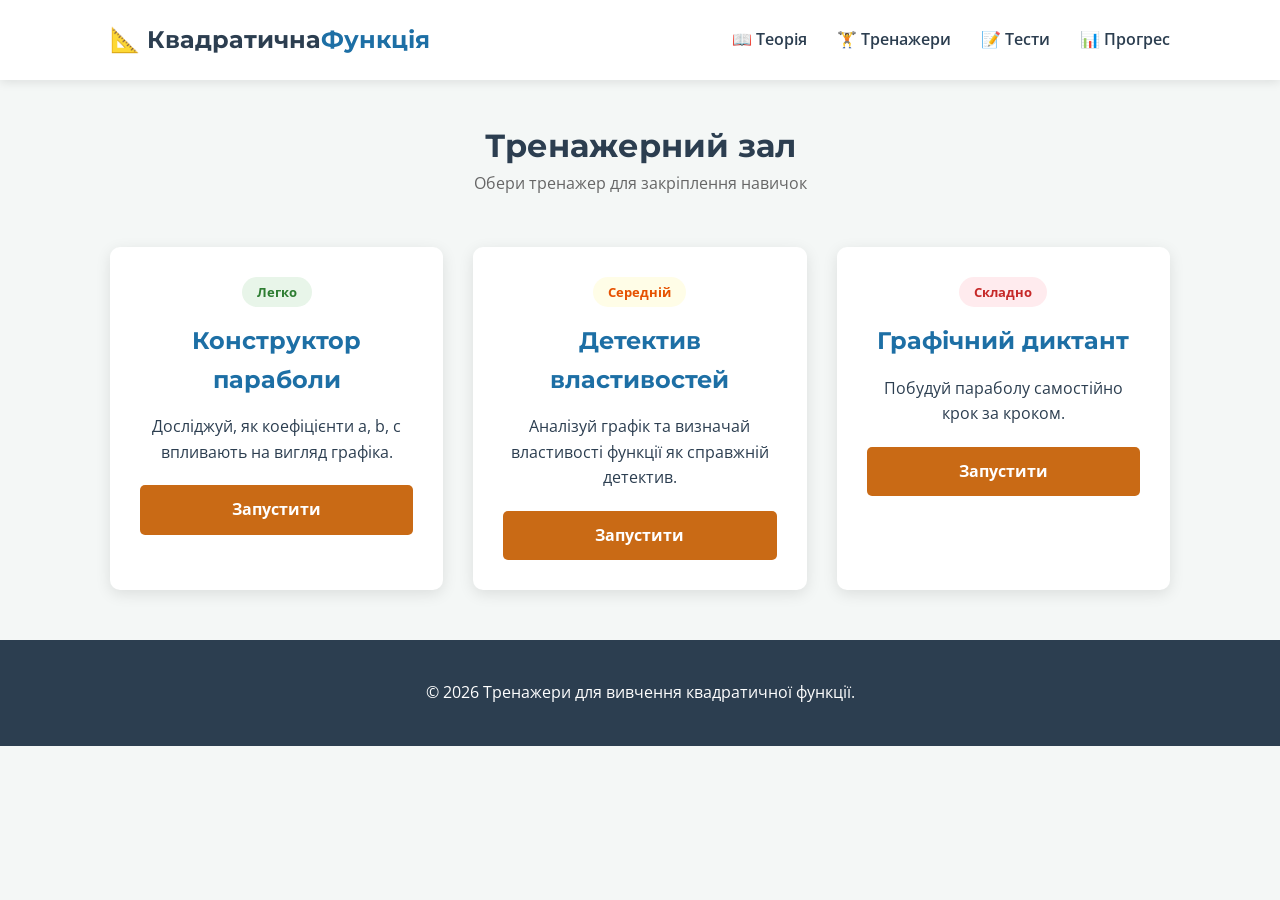
<file: practice/index.html>
<!DOCTYPE html>
<html lang="uk">
<head>
    <meta charset="UTF-8">
    <meta name="viewport" content="width=device-width, initial-scale=1.0">
    <meta name="description" content="Інтерактивні тренажери для вивчення квадратичної функції: конструктор, детектив, диктант.">
    <title>Тренажери | Квадратична функція</title>
    <link rel="preconnect" href="https://fonts.googleapis.com">
    <link rel="preconnect" href="https://fonts.gstatic.com" crossorigin>
    <link href="https://fonts.googleapis.com/css2?family=Montserrat:wght@400;700&family=Open+Sans:wght@400;600&display=swap" rel="stylesheet">
    <link rel="stylesheet" href="../styles/main.css">
    <style>
        .practice-grid {
            display: grid;
            grid-template-columns: repeat(auto-fit, minmax(300px, 1fr));
            gap: 30px;
            padding: 50px 0;
        }
        .trainer-card {
            background: white;
            padding: 30px;
            border-radius: 10px;
            box-shadow: 0 4px 15px rgba(0,0,0,0.1);
            text-align: center;
        }
        .trainer-card h2 { margin-bottom: 15px; color: var(--secondary-color); }
        .badge {
            display: inline-block;
            padding: 5px 15px;
            border-radius: 20px;
            font-size: 0.8rem;
            font-weight: 700;
            margin-bottom: 15px;
        }
        .badge-green { background: #e8f5e9; color: #2e7d32; }
        .badge-yellow { background: #fffde7; color: #e65100; }
        .badge-red { background: #ffebee; color: #c62828; }
    </style>
</head>
<body>
    <header>
        <nav class="container">
            <div class="logo">
                <a href="../index.html">📐 Квадратична<span>Функція</span></a>
            </div>
            <ul class="nav-links">
                <li><a href="../theory/index.html">📖 Теорія</a></li>
                <li><a href="index.html" class="active">🏋️ Тренажери</a></li>
                <li><a href="../tests/index.html">📝 Тести</a></li>
                <li><a href="../index.html#progress">📊 Прогрес</a></li>
            </ul>
        </nav>
    </header>

    <main class="container">
        <h1 style="margin-top: 40px; text-align: center;">Тренажерний зал</h1>
        <p style="text-align: center; color: #666;">Обери тренажер для закріплення навичок</p>

        <div class="practice-grid">
            <div class="trainer-card">
                <span class="badge badge-green">Легко</span>
                <h2>Конструктор параболи</h2>
                <p>Досліджуй, як коефіцієнти a, b, c впливають на вигляд графіка.</p>
                <a href="constructor.html" class="btn btn-primary" style="display: block; margin-top: 20px;">Запустити</a>
            </div>
            <div class="trainer-card">
                <span class="badge badge-yellow">Середній</span>
                <h2>Детектив властивостей</h2>
                <p>Аналізуй графік та визначай властивості функції як справжній детектив.</p>
                <a href="detective.html" class="btn btn-primary" style="display: block; margin-top: 20px;">Запустити</a>
            </div>
            <div class="trainer-card">
                <span class="badge badge-red">Складно</span>
                <h2>Графічний диктант</h2>
                <p>Побудуй параболу самостійно крок за кроком.</p>
                <a href="dictation.html" class="btn btn-primary" style="display: block; margin-top: 20px;">Запустити</a>
            </div>
        </div>
    </main>

    <footer>
        <div class="container">
            <p>&copy; 2026 Тренажери для вивчення квадратичної функції.</p>
        </div>
    </footer>

    <script src="../scripts/main.js"></script>
</body>
</html>
</file>
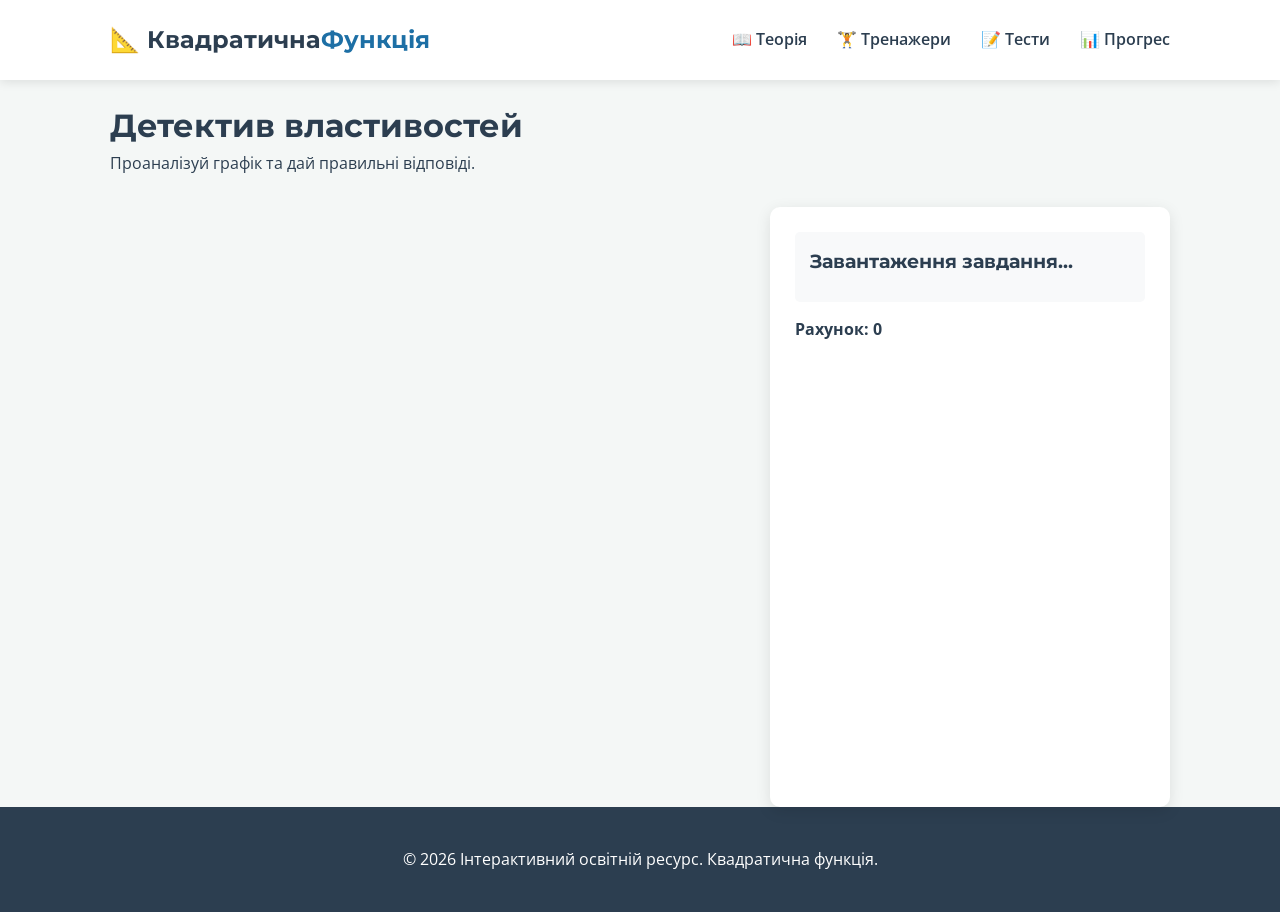
<file: practice/detective.html>
<!DOCTYPE html>
<html lang="uk">
<head>
    <meta charset="UTF-8">
    <meta name="viewport" content="width=device-width, initial-scale=1.0">
    <meta name="description" content="Детектив властивостей: аналізуй графік параболи та визначай її властивості.">
    <title>Детектив властивостей | Тренажер</title>
    <link rel="preconnect" href="https://fonts.googleapis.com">
    <link rel="preconnect" href="https://fonts.gstatic.com" crossorigin>
    <link href="https://fonts.googleapis.com/css2?family=Montserrat:wght@400;700&family=Open+Sans:wght@400;600&display=swap" rel="stylesheet">
    <link rel="stylesheet" href="../styles/main.css">
    <script src="https://www.desmos.com/api/v1.9/calculator.js?apiKey=dCb31709b45247a7861503a1d66881d2"></script>
    <style>
        .detective-container {
            display: grid;
            grid-template-columns: 1fr 400px;
            gap: 30px;
            margin-top: 30px;
            height: 600px;
        }
        .quest-panel {
            background: white;
            padding: 25px;
            border-radius: 10px;
            box-shadow: 0 4px 15px rgba(0,0,0,0.1);
            display: flex;
            flex-direction: column;
            gap: 15px;
        }
        #calculator { width: 100%; height: 100%; border-radius: 10px; }
        .question { padding: 15px; background: #f8f9fa; border-radius: 5px; }
        .options { display: grid; grid-template-columns: 1fr 1fr; gap: 10px; margin-top: 10px; }
        .option-btn {
            padding: 10px;
            border: 1px solid #ddd;
            background: white;
            cursor: pointer;
            border-radius: 5px;
            transition: all 0.2s;
        }
        .option-btn:hover { background: #e3f2fd; }
        .correct { background: #4caf50 !important; color: white; border-color: #4caf50; }
        .wrong { background: #f44336 !important; color: white; border-color: #f44336; }
        @media (max-width: 768px) {
            .detective-container {
                grid-template-columns: 1fr;
                height: auto;
            }
            #calculator {
                height: 400px;
            }
            .quest-panel {
                padding: 15px;
            }
            .options {
                grid-template-columns: 1fr;
            }
        }
    </style>
</head>
<body>
    <header>
        <nav class="container">
            <div class="logo">
                <a href="../index.html">📐 Квадратична<span>Функція</span></a>
            </div>
            <ul class="nav-links">
                <li><a href="../theory/index.html">📖 Теорія</a></li>
                <li><a href="index.html" class="active">🏋️ Тренажери</a></li>
                <li><a href="../tests/index.html">📝 Тести</a></li>
                <li><a href="../index.html#progress">📊 Прогрес</a></li>
            </ul>
        </nav>
    </header>

    <main class="container">
        <h1 style="margin-top: 20px;">Детектив властивостей</h1>
        <p>Проаналізуй графік та дай правильні відповіді.</p>

        <div class="detective-container">
            <div id="calculator"></div>
            <div class="quest-panel">
                <div id="quest-box" class="question">
                    <h3 id="question-text">Завантаження завдання...</h3>
                    <div id="options-box" class="options"></div>
                </div>
                <div id="score" style="font-weight: 700;">Рахунок: 0</div>
                <button class="btn btn-secondary" onclick="nextQuestion()">Пропустити</button>
                <a href="index.html" class="btn btn-secondary" style="text-align: center;">Назад</a>
            </div>
        </div>
    </main>

    <script>
        const elt = document.getElementById('calculator');
        const calculator = Desmos.GraphingCalculator(elt, {
            expressions: false,
            settingsMenu: false,
            zoomButtons: true,
            lockViewport: true
        });

        let score = 0;
        let currentAns = "";
        let transitioning = false;

        function formatQuadraticDetective(a, b, c) {
            let latex = 'y=';
            if (a === 1) latex += 'x^2';
            else if (a === -1) latex += '-x^2';
            else latex += `${a}x^2`;
            if (b !== 0) {
                if (b > 0) latex += '+';
                if (b === 1) latex += 'x';
                else if (b === -1) latex += '-x';
                else latex += `${b}x`;
            }
            if (c !== 0) {
                if (c > 0) latex += '+';
                latex += `${c}`;
            }
            return latex;
        }

        const questions = [
            {
                type: 'direction',
                text: 'Куди спрямовані гілки цієї параболи?',
                func: () => {
                    const a = Math.random() > 0.5 ? 1 : -1;
                    const scale = Math.floor(Math.random() * 3) + 1;
                    const c = Math.floor(Math.random() * 5) - 2;
                    return { latex: formatQuadraticDetective(a * scale, 0, c), ans: a > 0 ? 'Вгору' : 'Вниз', options: ['Вгору', 'Вниз'] };
                }
            },
            {
                type: 'roots',
                text: 'Скільки нулів має ця функція?',
                func: () => {
                    const type = Math.floor(Math.random() * 3);
                    let a, b, c;
                    if (type === 0) {
                        a = 1; b = 0; c = Math.floor(Math.random() * 4) + 1;
                    } else if (type === 1) {
                        const root = Math.floor(Math.random() * 7) - 3;
                        a = 1; b = -2 * root; c = root * root;
                    } else {
                        const r1 = Math.floor(Math.random() * 7) - 3;
                        const r2 = Math.floor(Math.random() * 7) - 3;
                        a = 1; b = -(r1 + r2); c = r1 * r2;
                    }
                    const latex = formatQuadraticDetective(a, b, c);
                    const ans = type === 0 ? '0' : type === 1 ? '1' : '2';
                    return { latex, ans, options: ['0', '1', '2', 'Безліч'] };
                }
            },
            {
                type: 'vertex',
                text: 'Яка абсциса (x₀) вершини?',
                func: () => {
                    const x0 = Math.floor(Math.random() * 7) - 3;
                    let latex;
                    if (x0 === 0) latex = 'y=x^2';
                    else if (x0 > 0) latex = `y=(x-${x0})^2`;
                    else latex = `y=(x+${Math.abs(x0)})^2`;
                    const optSet = new Set([x0.toString()]);
                    let offset = 1;
                    while (optSet.size < 4) {
                        optSet.add((x0 + offset).toString());
                        optSet.add((x0 - offset).toString());
                        offset++;
                    }
                    const options = [...optSet].slice(0, 4);
                    return { latex, ans: x0.toString(), options };
                }
            }
        ];

        function nextQuestion() {
            transitioning = false;
            const q = questions[Math.floor(Math.random() * questions.length)];
            const data = q.func();

            document.getElementById('question-text').textContent = q.text;
            calculator.setExpression({ id: 'g', latex: data.latex, color: Desmos.Colors.BLUE });

            const optionsBox = document.getElementById('options-box');
            while (optionsBox.firstChild) optionsBox.removeChild(optionsBox.firstChild);
            currentAns = data.ans;

            data.options.forEach(opt => {
                const btn = document.createElement('button');
                btn.className = 'option-btn';
                btn.textContent = opt;
                btn.onclick = () => checkAns(btn, opt);
                optionsBox.appendChild(btn);
            });
        }

        function checkAns(btn, val) {
            if (transitioning) return;
            if (val == currentAns) {
                btn.classList.add('correct');
                score++;
                transitioning = true;
                document.getElementById('score').textContent = `Рахунок: ${score}`;
                document.querySelectorAll('.option-btn').forEach(b => b.style.pointerEvents = 'none');
                setTimeout(() => {
                    transitioning = false;
                    nextQuestion();
                }, 1000);
            } else {
                btn.classList.add('wrong');
                btn.style.pointerEvents = 'none';
            }
        }

        nextQuestion();
    </script>
    <footer>
        <div class="container">
            <p>&copy; 2026 Інтерактивний освітній ресурс. Квадратична функція.</p>
        </div>
    </footer>
</body>
</html>
</file>
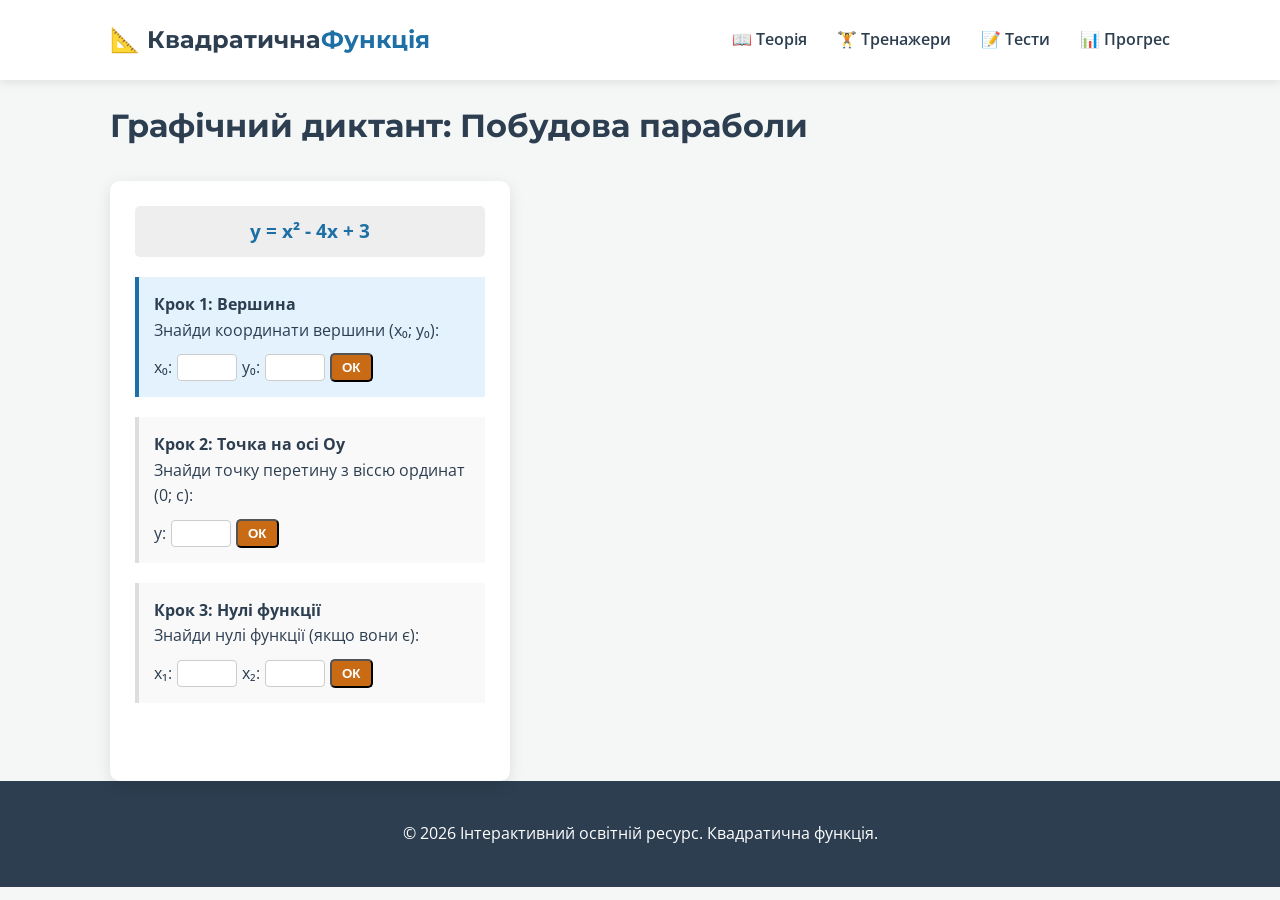
<file: practice/dictation.html>
<!DOCTYPE html>
<html lang="uk">
<head>
    <meta charset="UTF-8">
    <meta name="viewport" content="width=device-width, initial-scale=1.0">
    <meta name="description" content="Графічний диктант: побудуй параболу крок за кроком, знаходячи вершину та нулі функції.">
    <title>Графічний диктант | Тренажер</title>
    <link rel="preconnect" href="https://fonts.googleapis.com">
    <link rel="preconnect" href="https://fonts.gstatic.com" crossorigin>
    <link href="https://fonts.googleapis.com/css2?family=Montserrat:wght@400;700&family=Open+Sans:wght@400;600&display=swap" rel="stylesheet">
    <link rel="stylesheet" href="../styles/main.css">
    <script src="https://www.desmos.com/api/v1.9/calculator.js?apiKey=dCb31709b45247a7861503a1d66881d2"></script>
    <style>
        .sr-only {
            position: absolute;
            width: 1px;
            height: 1px;
            padding: 0;
            margin: -1px;
            overflow: hidden;
            clip: rect(0, 0, 0, 0);
            white-space: nowrap;
            border: 0;
        }
        .dictation-container {
            display: grid;
            grid-template-columns: 400px 1fr;
            gap: 30px;
            margin-top: 30px;
            height: 600px;
        }
        .task-panel {
            background: white;
            padding: 25px;
            border-radius: 10px;
            box-shadow: 0 4px 15px rgba(0,0,0,0.1);
            display: flex;
            flex-direction: column;
            gap: 20px;
            overflow-y: auto;
        }
        #calculator { width: 100%; height: 100%; border-radius: 10px; }
        .step {
            padding: 15px;
            border-left: 4px solid #ddd;
            background: #f9f9f9;
            transition: all 0.3s;
        }
        .step.active { border-left-color: var(--secondary-color); background: #e3f2fd; }
        .step.success { border-left-color: #4caf50; background: #e8f5e9; }
        .step.error { border-left-color: #f44336; background: #ffebee; }

        .input-group { margin-top: 10px; display: flex; gap: 5px; align-items: center; }
        .input-group input { width: 60px; padding: 5px; border: 1px solid #ccc; border-radius: 4px; }

        #message { font-weight: 700; margin-top: 10px; min-height: 1.5em; }

        @media (max-width: 768px) {
            .dictation-container {
                grid-template-columns: 1fr;
                height: auto;
            }
            #calculator {
                height: 400px;
            }
            .task-panel {
                padding: 15px;
            }
        }
    </style>
</head>
<body>
    <header>
        <nav class="container">
            <div class="logo">
                <a href="../index.html">📐 Квадратична<span>Функція</span></a>
            </div>
            <ul class="nav-links">
                <li><a href="../theory/index.html">📖 Теорія</a></li>
                <li><a href="index.html" class="active">🏋️ Тренажери</a></li>
                <li><a href="../tests/index.html">📝 Тести</a></li>
                <li><a href="../index.html#progress">📊 Прогрес</a></li>
            </ul>
        </nav>
    </header>

    <main class="container">
        <h1 style="margin-top: 20px;">Графічний диктант: Побудова параболи</h1>

        <div class="dictation-container">
            <div class="task-panel">
                <div id="target-function" style="font-size: 1.2rem; font-weight: 700; color: var(--secondary-color); text-align: center; padding: 10px; background: #eee; border-radius: 5px;">
                    y = x² - 4x + 3
                </div>

                <div id="step1" class="step active">
                    <strong>Крок 1: Вершина</strong>
                    <p>Знайди координати вершини (x₀; y₀):</p>
                    <div class="input-group">
                        <label for="x0-input" class="sr-only">Абсциса вершини x₀</label>
                        x₀: <input type="number" id="x0-input" step="0.1">
                        <label for="y0-input" class="sr-only">Ордината вершини y₀</label>
                        y₀: <input type="number" id="y0-input" step="0.1">
                        <button class="btn btn-primary" style="padding: 5px 10px;" onclick="checkStep1()">ОК</button>
                    </div>
                </div>

                <div id="step2" class="step">
                    <strong>Крок 2: Точка на осі Oy</strong>
                    <p>Знайди точку перетину з віссю ординат (0; c):</p>
                    <div class="input-group">
                        <label for="c-input" class="sr-only">Точка перетину з віссю Oy</label>
                        y: <input type="number" id="c-input">
                        <button class="btn btn-primary" style="padding: 5px 10px;" onclick="checkStep2()">ОК</button>
                    </div>
                </div>

                <div id="step3" class="step">
                    <strong>Крок 3: Нулі функції</strong>
                    <p>Знайди нулі функції (якщо вони є):</p>
                    <div class="input-group">
                        <label for="x1-input" class="sr-only">Перший нуль функції x₁</label>
                        x₁: <input type="number" id="x1-input">
                        <label for="x2-input" class="sr-only">Другий нуль функції x₂</label>
                        x₂: <input type="number" id="x2-input">
                        <button class="btn btn-primary" style="padding: 5px 10px;" onclick="checkStep3()">ОК</button>
                    </div>
                </div>

                <div id="message"></div>

                <button id="reset-btn" class="btn btn-secondary" onclick="generateTask()">Нове завдання</button>
                <a href="index.html" class="btn btn-secondary" style="text-align: center;">Назад</a>
            </div>
            <div id="calculator"></div>
        </div>
    </main>

    <footer>
        <div class="container">
            <p>&copy; 2026 Інтерактивний освітній ресурс. Квадратична функція.</p>
        </div>
    </footer>

    <script>
        const elt = document.getElementById('calculator');
        const calculator = Desmos.GraphingCalculator(elt, {
            expressions: false,
            settingsMenu: false,
            zoomButtons: true
        });

        let currentTask = { a: 1, b: -4, c: 3 };
        let currentStep = 1;

        function formatQuadraticDisplay(a, b, c) {
            let s = 'y = ';
            if (a === 1) s += 'x²';
            else if (a === -1) s += '-x²';
            else s += `${a}x²`;
            if (b !== 0) {
                if (b > 0) s += ' + ';
                else s += ' - ';
                if (Math.abs(b) === 1) s += 'x';
                else s += `${Math.abs(b)}x`;
            }
            if (c !== 0) {
                if (c > 0) s += ' + ';
                else s += ' - ';
                s += `${Math.abs(c)}`;
            }
            return s;
        }

        function formatQuadraticLatex(a, b, c) {
            let latex = 'y=';
            if (a === 1) latex += 'x^2';
            else if (a === -1) latex += '-x^2';
            else latex += `${a}x^2`;
            if (b !== 0) {
                if (b > 0) latex += '+';
                if (b === 1) latex += 'x';
                else if (b === -1) latex += '-x';
                else latex += `${b}x`;
            }
            if (c !== 0) {
                if (c > 0) latex += '+';
                latex += `${c}`;
            }
            return latex;
        }

        function generateTask() {
            const type = Math.floor(Math.random() * 5);
            let a, b, c;

            if (type < 3) {
                const x1 = Math.floor(Math.random() * 9) - 4;
                const x2 = Math.floor(Math.random() * 9) - 4;
                a = 1;
                b = -(x1 + x2);
                c = x1 * x2;
            } else if (type === 3) {
                const root = Math.floor(Math.random() * 7) - 3;
                a = 1;
                b = -2 * root;
                c = root * root;
            } else {
                b = Math.floor(Math.random() * 3) - 1;
                c = Math.ceil(b * b / 4) + Math.floor(Math.random() * 4) + 1;
                a = 1;
            }

            currentTask = { a, b, c };
            document.getElementById('target-function').textContent = formatQuadraticDisplay(a, b, c);

            currentStep = 1;
            document.getElementById('message').textContent = "";
            document.getElementById('message').style.color = "inherit";

            resetSteps();
            calculator.setBlank();

            document.querySelectorAll('input').forEach(i => i.value = "");
        }

        function resetSteps() {
            for (let i = 1; i <= 3; i++) {
                const s = document.getElementById('step' + i);
                s.className = 'step';
                if (i === 1) s.classList.add('active');
            }
        }

        function checkStep1() {
            if (currentStep !== 1) return;
            const x0Input = document.getElementById('x0-input');
            const y0Input = document.getElementById('y0-input');
            if (x0Input.value.trim() === '' || y0Input.value.trim() === '') {
                errorStep(1, 'Заповніть обидва поля (x₀ та y₀)');
                return;
            }
            const userX0 = parseFloat(x0Input.value);
            const userY0 = parseFloat(y0Input.value);
            if (isNaN(userX0) || isNaN(userY0)) {
                errorStep(1, 'Введіть коректні числові значення');
                return;
            }

            const trueX0 = -currentTask.b / (2 * currentTask.a);
            const trueY0 = currentTask.a * trueX0 * trueX0 + currentTask.b * trueX0 + currentTask.c;

            if (Math.abs(userX0 - trueX0) < 0.1 && Math.abs(userY0 - trueY0) < 0.1) {
                successStep(1);
                calculator.setExpression({ id: 'v', latex: `(${trueX0}, ${trueY0})`, color: Desmos.Colors.RED, label: 'Вершина' });
                nextStep();
            } else {
                errorStep(1, 'Неправильні координати вершини');
            }
        }

        function checkStep2() {
            if (currentStep !== 2) return;
            const cInput = document.getElementById('c-input');
            if (cInput.value.trim() === '') {
                errorStep(2, 'Заповніть поле');
                return;
            }
            const userC = parseFloat(cInput.value);
            if (isNaN(userC)) {
                errorStep(2, 'Введіть коректне числове значення');
                return;
            }

            if (Math.abs(userC - currentTask.c) < 0.1) {
                successStep(2);
                calculator.setExpression({ id: 'c_pt', latex: `(0, ${currentTask.c})`, color: Desmos.Colors.ORANGE, label: 'Перетин Oy' });
                nextStep();
            } else {
                errorStep(2, 'Неправильна точка перетину з Oy');
            }
        }

        function checkStep3() {
            if (currentStep !== 3) return;
            const D = currentTask.b * currentTask.b - 4 * currentTask.a * currentTask.c;

            if (D < 0) {
                const x1Input = document.getElementById('x1-input');
                const x2Input = document.getElementById('x2-input');
                if (x1Input.value.trim() === '' && x2Input.value.trim() === '') {
                    finish();
                } else {
                    errorStep(3, 'Ця функція не має нулів (D < 0). Залиште поля порожніми.');
                }
            } else if (Math.abs(D) < 0.001) {
                const x1Input = document.getElementById('x1-input');
                const x2Input = document.getElementById('x2-input');
                if (x1Input.value.trim() === '' && x2Input.value.trim() === '') {
                    errorStep(3, 'Ця функція має один нуль. Заповніть хоча б одне поле.');
                    return;
                }
                const trueX = -currentTask.b / (2 * currentTask.a);
                const userVal = parseFloat(x1Input.value.trim() !== '' ? x1Input.value : x2Input.value);
                if (!isNaN(userVal) && Math.abs(userVal - trueX) < 0.1) {
                    calculator.setExpression({ id: 'x1', latex: `(${trueX}, 0)`, color: Desmos.Colors.GREEN });
                    finish();
                } else {
                    errorStep(3, 'Неправильний нуль функції');
                }
            } else {
                const x1Input = document.getElementById('x1-input');
                const x2Input = document.getElementById('x2-input');
                if (x1Input.value.trim() === '' || x2Input.value.trim() === '') {
                    errorStep(3, 'Заповніть обидва поля для нулів функції');
                    return;
                }
                const x1 = parseFloat(x1Input.value);
                const x2 = parseFloat(x2Input.value);
                if (isNaN(x1) || isNaN(x2)) {
                    errorStep(3, 'Введіть коректні числові значення');
                    return;
                }

                const trueX1 = (-currentTask.b + Math.sqrt(D)) / (2 * currentTask.a);
                const trueX2 = (-currentTask.b - Math.sqrt(D)) / (2 * currentTask.a);

                const userRoots = [x1, x2].sort((a, b) => a - b);
                const trueRoots = [trueX1, trueX2].sort((a, b) => a - b);

                if (Math.abs(userRoots[0] - trueRoots[0]) < 0.1 && Math.abs(userRoots[1] - trueRoots[1]) < 0.1) {
                    calculator.setExpression({ id: 'x1', latex: `(${trueX1}, 0)`, color: Desmos.Colors.GREEN });
                    calculator.setExpression({ id: 'x2', latex: `(${trueX2}, 0)`, color: Desmos.Colors.GREEN });
                    finish();
                } else {
                    errorStep(3, 'Нулі функції обчислено неправильно');
                }
            }
        }

        function successStep(n) {
            const s = document.getElementById('step' + n);
            s.classList.remove('active');
            s.classList.add('success');
            document.getElementById('message').textContent = 'Чудово!';
            document.getElementById('message').style.color = 'green';
        }

        function errorStep(n, msg) {
            const s = document.getElementById('step' + n);
            s.classList.add('error');
            document.getElementById('message').textContent = msg;
            document.getElementById('message').style.color = 'red';
        }

        function nextStep() {
            currentStep++;
            const s = document.getElementById('step' + currentStep);
            if (s) s.classList.add('active');
        }

        function finish() {
            successStep(3);
            calculator.setExpression({ id: 'final', latex: formatQuadraticLatex(currentTask.a, currentTask.b, currentTask.c), color: Desmos.Colors.BLUE });
            document.getElementById('message').textContent = 'Вітаємо! Параболу побудовано!';
            document.getElementById('message').style.color = 'blue';
        }

        // Init
        generateTask();
    </script>
</body>
</html>
</file>
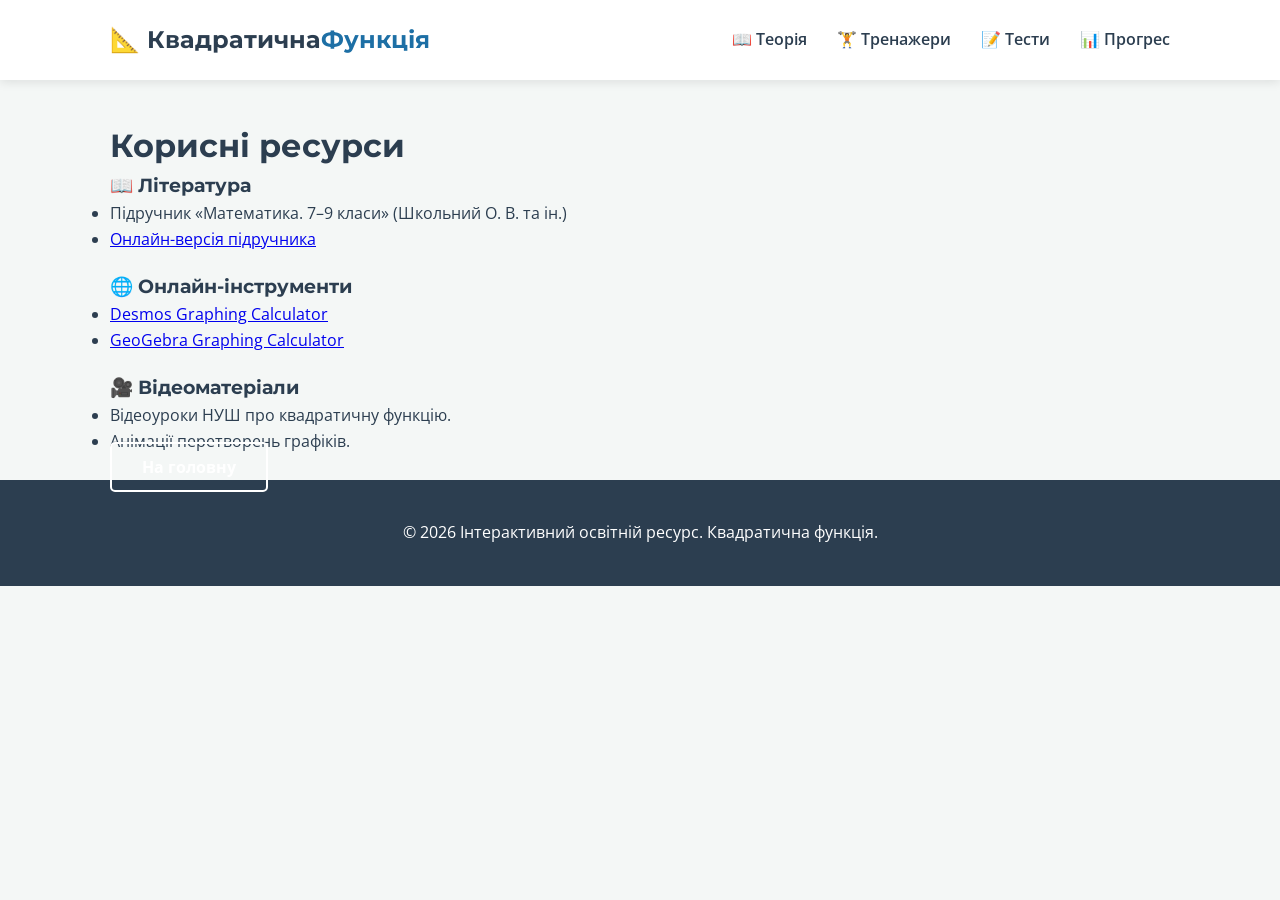
<file: resources/links.html>
<!DOCTYPE html>
<html lang="uk">
<head>
    <meta charset="UTF-8">
    <meta name="viewport" content="width=device-width, initial-scale=1.0">
    <meta name="description" content="Корисні ресурси для вивчення квадратичної функції: підручники, онлайн-інструменти, відеоматеріали.">
    <title>Ресурси | Квадратична функція</title>
    <link rel="preconnect" href="https://fonts.googleapis.com">
    <link rel="preconnect" href="https://fonts.gstatic.com" crossorigin>
    <link href="https://fonts.googleapis.com/css2?family=Montserrat:wght@400;700&family=Open+Sans:wght@400;600&display=swap" rel="stylesheet">
    <link rel="stylesheet" href="../styles/main.css">
</head>
<body>
    <header>
        <nav class="container">
            <div class="logo">
                <a href="../index.html">📐 Квадратична<span>Функція</span></a>
            </div>
            <ul class="nav-links">
                <li><a href="../theory/index.html">📖 Теорія</a></li>
                <li><a href="../practice/index.html">🏋️ Тренажери</a></li>
                <li><a href="../tests/index.html">📝 Тести</a></li>
                <li><a href="../index.html#progress">📊 Прогрес</a></li>
            </ul>
        </nav>
    </header>

    <main class="container">
        <h1 style="margin-top: 40px;">Корисні ресурси</h1>
        <div class="info-box">
            <h3>📖 Література</h3>
            <ul>
                <li>Підручник «Математика. 7–9 класи» (Школьний О. В. та ін.)</li>
                <li><a href="https://pidruchnyk.com.ua/2877-matematyka-shkolnyi-7-klas-2024.html" target="_blank">Онлайн-версія підручника</a></li>
            </ul>

            <h3 style="margin-top: 20px;">🌐 Онлайн-інструменти</h3>
            <ul>
                <li><a href="https://www.desmos.com/calculator" target="_blank">Desmos Graphing Calculator</a></li>
                <li><a href="https://www.geogebra.org/graphing" target="_blank">GeoGebra Graphing Calculator</a></li>
            </ul>

            <h3 style="margin-top: 20px;">🎥 Відеоматеріали</h3>
            <ul>
                <li>Відеоуроки НУШ про квадратичну функцію.</li>
                <li>Анімації перетворень графіків.</li>
            </ul>
        </div>
        <a href="../index.html" class="btn btn-secondary">На головну</a>
    </main>

    <footer>
        <div class="container">
            <p>&copy; 2026 Інтерактивний освітній ресурс. Квадратична функція.</p>
        </div>
    </footer>
</body>
</html>
</file>
<file: styles/main.css>
:root {
    --primary-color: #2c3e50;
    --secondary-color: #1d6fa5;
    --accent-color: #c96a15;
    --light-color: #f4f7f6;
    --dark-color: #2c3e50;
    --white: #ffffff;
    --transition: all 0.3s ease;
}

* {
    margin: 0;
    padding: 0;
    box-sizing: border-box;
}

body {
    font-family: 'Open Sans', sans-serif;
    line-height: 1.6;
    color: var(--dark-color);
    background-color: var(--light-color);
}

h1, h2, h3, h4 {
    font-family: 'Montserrat', sans-serif;
    font-weight: 700;
}

.container {
    max-width: 1100px;
    margin: 0 auto;
    padding: 0 20px;
}

/* Header & Nav */
header {
    background: var(--white);
    box-shadow: 0 2px 10px rgba(0,0,0,0.1);
    position: sticky;
    top: 0;
    z-index: 1000;
}

nav {
    display: flex;
    justify-content: space-between;
    align-items: center;
    height: 80px;
}

.logo a {
    font-family: 'Montserrat', sans-serif;
    font-size: 1.5rem;
    text-decoration: none;
    color: var(--primary-color);
    font-weight: 700;
}

.logo span {
    color: var(--secondary-color);
}

.nav-links {
    display: flex;
    list-style: none;
}

.nav-links li {
    margin-left: 30px;
}

.nav-links a {
    text-decoration: none;
    color: var(--primary-color);
    font-weight: 600;
    transition: var(--transition);
}

.nav-links a:hover {
    color: var(--secondary-color);
}

/* Burger Menu */
.burger {
    display: none;
    cursor: pointer;
}

.burger div {
    width: 25px;
    height: 3px;
    background-color: var(--primary-color);
    margin: 5px;
    transition: var(--transition);
}

/* Hero Section */
.hero {
    background: linear-gradient(135deg, var(--primary-color), var(--secondary-color));
    color: var(--white);
    padding: 100px 0;
    text-align: center;
}

.hero h1 {
    font-size: 3rem;
    margin-bottom: 20px;
}

.hero p {
    font-size: 1.2rem;
    margin-bottom: 30px;
    max-width: 800px;
    margin-left: auto;
    margin-right: auto;
}

.hero-btns {
    display: flex;
    justify-content: center;
    gap: 20px;
}

.btn {
    padding: 12px 30px;
    border-radius: 5px;
    text-decoration: none;
    font-weight: 700;
    transition: var(--transition);
}

.btn-primary {
    background-color: var(--accent-color);
    color: var(--white);
}

.btn-primary:hover {
    background-color: #b35e12;
}

.btn-secondary {
    background-color: transparent;
    color: var(--white);
    border: 2px solid var(--white);
}

.btn-secondary:hover {
    background-color: var(--white);
    color: var(--secondary-color);
}

/* Features */
.features {
    display: grid;
    grid-template-columns: repeat(auto-fit, minmax(300px, 1fr));
    gap: 30px;
    padding: 80px 0;
}

.feature-card {
    background: var(--white);
    padding: 40px;
    border-radius: 10px;
    text-align: center;
    box-shadow: 0 4px 15px rgba(0,0,0,0.05);
    transition: var(--transition);
}

.feature-card:hover {
    transform: translateY(-10px);
}

.feature-card .icon {
    font-size: 3rem;
    margin-bottom: 20px;
}

.feature-card h3 {
    margin-bottom: 15px;
}

/* Footer */
footer {
    background: var(--primary-color);
    color: var(--white);
    padding: 40px 0;
    text-align: center;
}

/* Responsive */
@media screen and (max-width: 768px) {
    .nav-links {
        position: fixed;
        right: 0px;
        height: 92vh;
        top: 8vh;
        background-color: var(--white);
        display: flex;
        flex-direction: column;
        align-items: center;
        width: 100%;
        transform: translateX(100%);
        transition: transform 0.5s ease-in;
    }

    .nav-links li {
        margin: 20px 0;
    }

    .burger {
        display: block;
    }

    .hero h1 {
        font-size: 2rem;
    }
}

.nav-active {
    transform: translateX(0%);
}

@keyframes navLinkFade {
    from {
        opacity: 0;
        transform: translateX(50px);
    }
    to {
        opacity: 1;
        transform: translateX(0px);
    }
}

.toggle .line1 {
    transform: rotate(-45deg) translate(-5px, 6px);
}

.toggle .line2 {
    opacity: 0;
}

.toggle .line3 {
    transform: rotate(45deg) translate(-5px, -6px);
}
</file>
